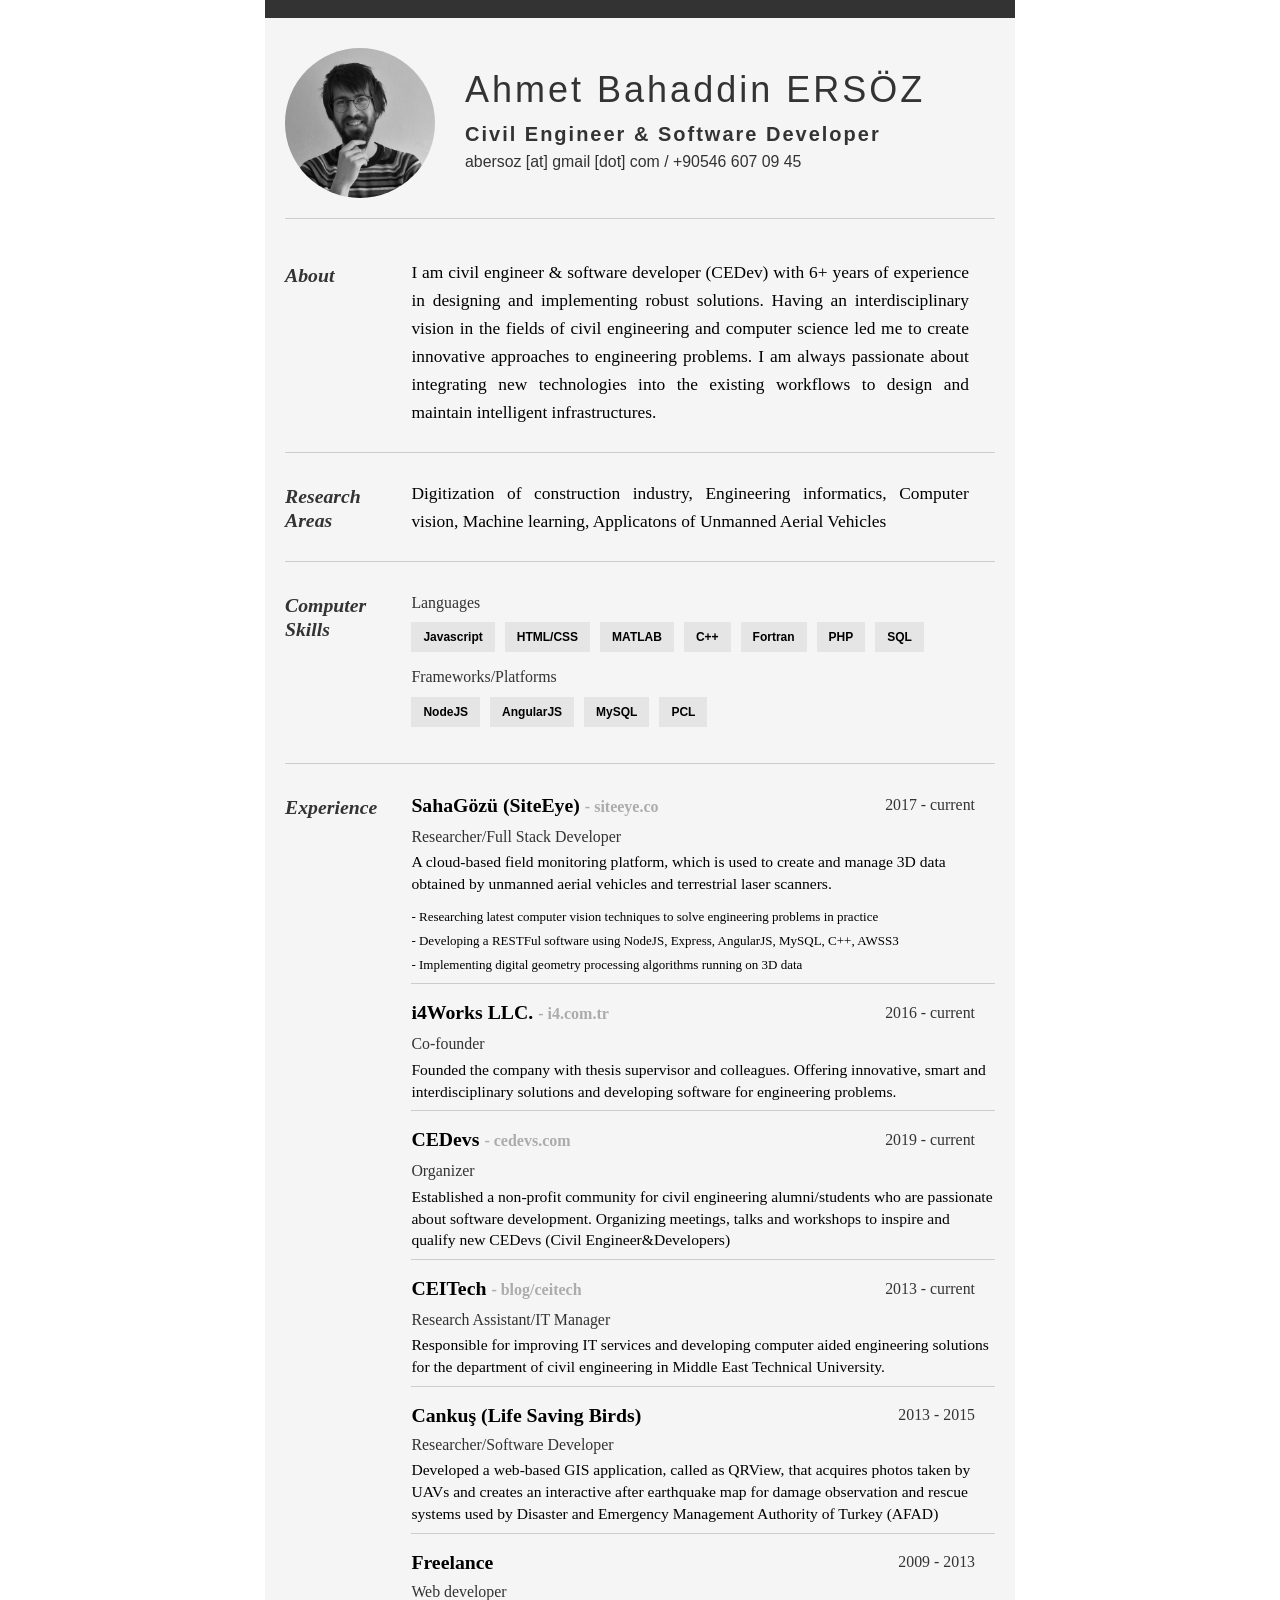
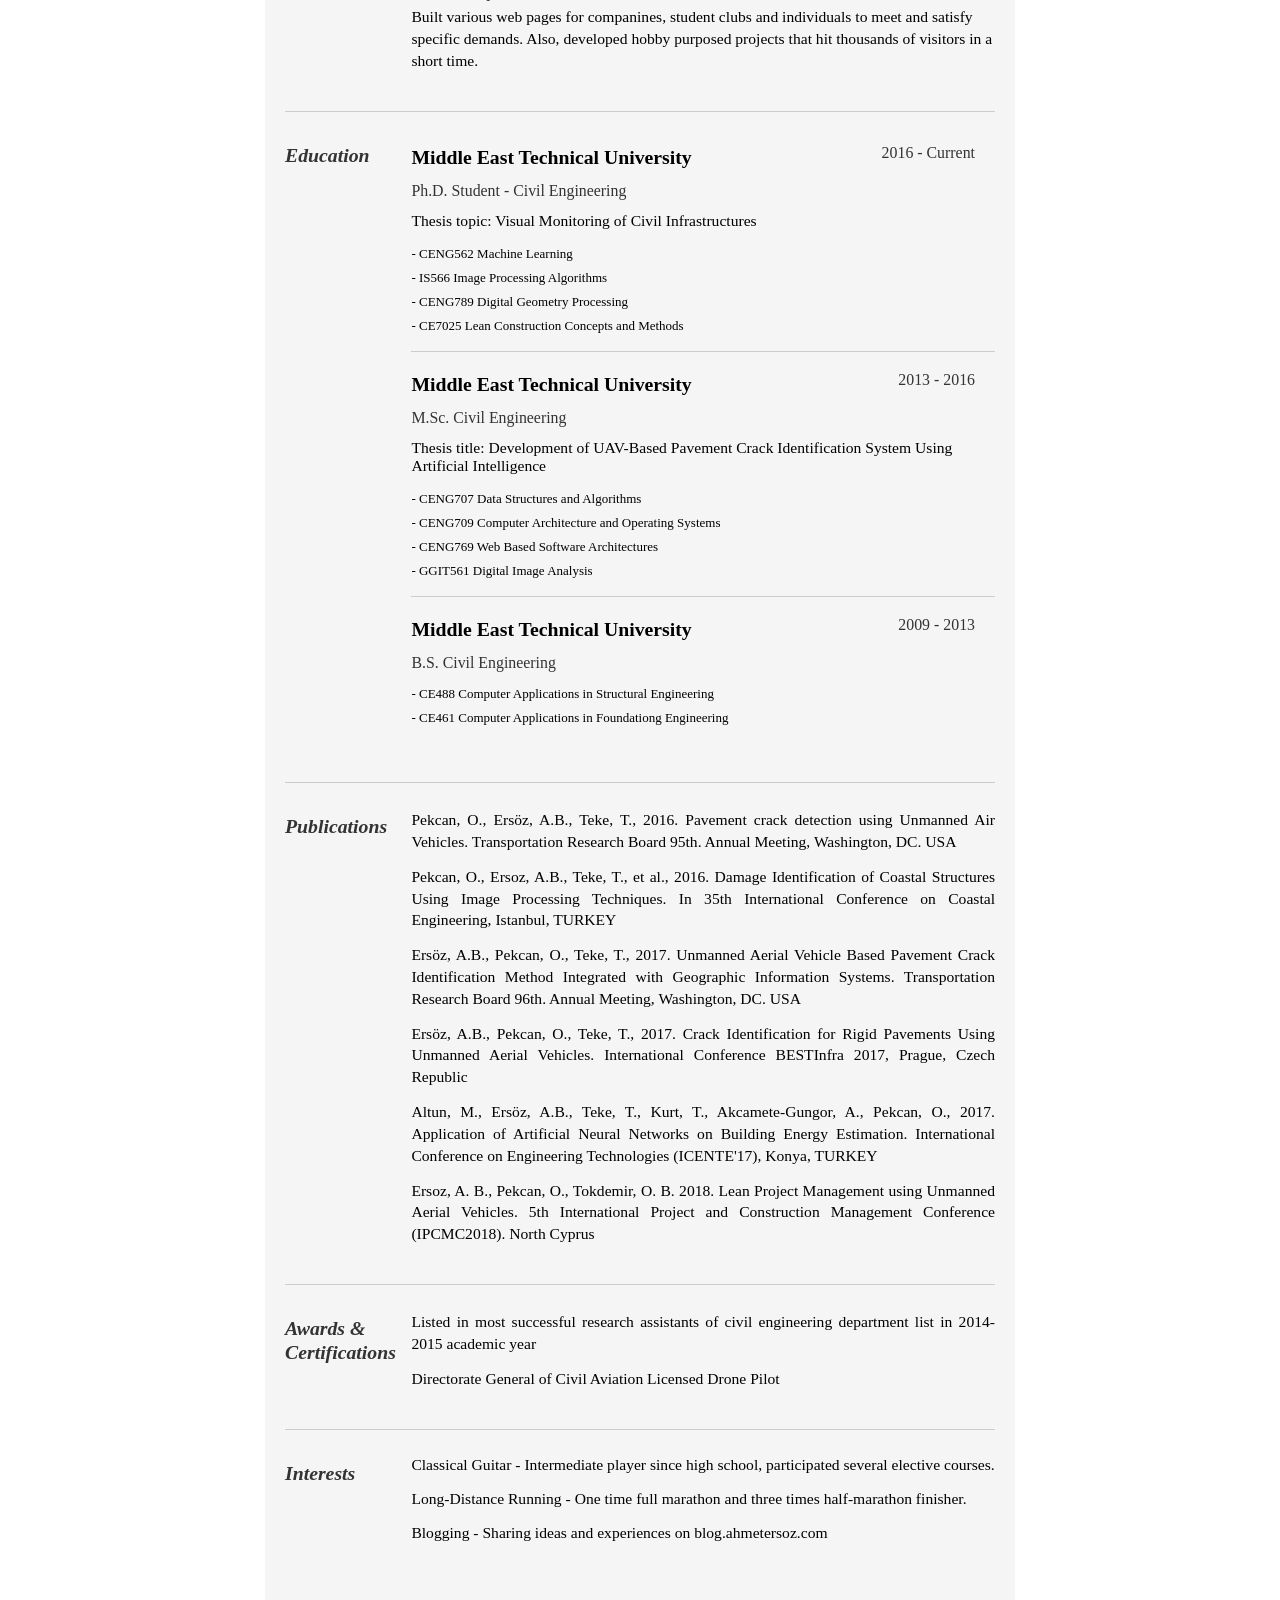
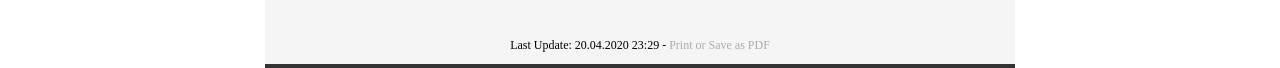
<file: cv/index.html>
<html xmlns="http://www.w3.org/1999/xhtml">
    <head><meta http-equiv="Content-Type" content="text/html; charset=UTF-8">
    <title>Ahmet Bahaddin Ersöz - Civil Engineer & Software Developer</title>
    <meta name="keywords" content="Ahmet Bahaddin Ersöz, Civil Engineer, Software, Web, Developer, CV, Resume">
    <meta name="description" content="Ahmet Bahaddin Ersöz, Civil Engineer, Software, Web, Developer, CV, Resume">
    <link rel="stylesheet" type="text/css" href="./file/reset-fonts-grids.css" media="all">
    <link rel="stylesheet" type="text/css" href="./file/resume.css" media="all">
    <link rel="stylesheet" type="text/css" href="./file/print.css" media="print">
    <script>
        (function(i,s,o,g,r,a,m){i['GoogleAnalyticsObject']=r;i[r]=i[r]||function(){
        (i[r].q=i[r].q||[]).push(arguments)},i[r].l=1*new Date();a=s.createElement(o),
        m=s.getElementsByTagName(o)[0];a.async=1;a.src=g;m.parentNode.insertBefore(a,m)
        })(window,document,'script','//www.google-analytics.com/analytics.js','ga');
        ga('create', 'UA-44828049-1', 'ahmetersoz.com');
        ga('send', 'pageview');
    </script>

</head>
<body>
    <div id="doc2" class="yui-t7">
        <div id="inner">
            <div id="hd">
                <div class="yui-gc">
                    <div class="yui-u" style="float:left;">
                        <div class="photo">
                            <img src="./file/ahmetersoz.jpg" alt="Ahmet Bahaddin Ersöz">
                        </div>
                    </div>                    
                    <div class="yui-u" style="padding-left: 30px; float:left;">
                        <h1>Ahmet Bahaddin ERSÖZ</h1>
                        <h2>Civil Engineer & Software Developer</h2>
                        <h3>abersoz [at] gmail [dot] com / +90546 607 09 45</h3>
                    </div>
                </div>
            </div>

            <div id="bd">
                <div id="yui-main">
                    <div class="yui-b">

                        <div class="yui-gf">
                            <div class="yui-u first">
                                <h2>About</h2>
                            </div>
                            <div class="yui-u">
                                <p class="enlarge justify-content">                     
                                    I am civil engineer & software developer (CEDev) with 6+ years of experience in designing and implementing robust solutions. Having an interdisciplinary vision in the fields of civil engineering and computer science led me to create innovative approaches to engineering problems. I am always passionate about integrating new technologies into the existing workflows to design and maintain intelligent infrastructures.                          
                                </p>
                            </div>
                        </div>

                        <div class="yui-gf">
                            <div class="yui-u first">
                                <h2>Research Areas</h2>
                            </div>
                            <div class="yui-u">
                                <p class="enlarge justify-content">
                                    Digitization of construction industry, Engineering informatics, Computer vision, Machine learning, Applicatons of Unmanned Aerial Vehicles
                                </p>
                            </div>
                        </div>

                        <div class="yui-gf">
                            <div class="yui-u first">
                                <h2>Computer Skills</h2>
                            </div>
                            <div class="yui-u">
                                <div class="programming">
                                    <h3>Languages</h3>
                                    <p><span>Javascript</span></p>
                                    <p><span>HTML/CSS</span></p>
                                    <p><span>MATLAB</span></p>
                                    <p><span>C++</span></p>
                                    <p><span>Fortran</span></p>
                                    <p><span>PHP</span></p>
                                    <p><span>SQL</span></p>

                                    <h3>Frameworks/Platforms</h3>
                                    <p><span>NodeJS</span></p>
                                    <p><span>AngularJS</span></p>
                                    <p><span>MySQL</span></p>
                                    <p><span>PCL</span></p>
                                </div>
                            </div>
                        </div>

                        <div class="yui-gf">
                            <div class="yui-u first">
                                <h2>Experience</h2>
                            </div>
                            <div class="yui-u">
                                <div class="common border-bottom">
                                    <h2>SahaGözü (SiteEye)<a class="link-badge" target="_blank" href="https://siteeye.co/">- siteeye.co</a></h2>
                                    <h3>Researcher/Full Stack Developer</h3>
                                    <h4><span>2017</span> - <span>current</span></h4>
                                    <p>A cloud-based field monitoring platform, which is used to create and manage 3D data obtained by unmanned aerial vehicles and terrestrial laser scanners.</p>
                                    <ul>
                                        <li>- Researching latest computer vision techniques to solve engineering problems in practice</li>
                                        <li>- Developing a RESTFul software using NodeJS, Express, AngularJS, MySQL, C++, AWSS3</li>
                                        <li>- Implementing digital geometry processing algorithms running on 3D data</li>
                                    </ul>
                                </div>

                                <div class="common border-bottom">
                                    <h2>i4Works LLC.<a class="link-badge" target="_blank" href="http://i4.com.tr/">- i4.com.tr</a></h2>
                                    <h3>Co-founder</h3>
                                    <h4><span>2016</span> - <span>current</span></h4>
                                    <p>Founded the company with thesis supervisor and colleagues. Offering innovative, smart and interdisciplinary solutions and developing software for engineering problems.</p>
                                </div>

                                <div class="common border-bottom">
                                    <h2>CEDevs<a class="link-badge" target="_blank" href="http://cedevs.com/">- cedevs.com</a></h2>
                                    <h3>Organizer</h3>
                                    <h4><span>2019</span> - <span>current</span></h4>
                                    <p>Established a non-profit community for civil engineering alumni/students who are passionate about software development. Organizing meetings, talks and workshops to inspire and qualify new CEDevs (Civil Engineer&Developers)</p>
                                </div>

                                <div class="common border-bottom">
                                    <h2>CEITech<a class="link-badge" target="_blank" href="https://blog.metu.edu.tr/ceitech/">- blog/ceitech</a></h2>
                                    <h3>Research Assistant/IT Manager</h3>
                                    <h4><span>2013</span> - <span>current</span></h4>
                                    <p>Responsible for improving IT services and developing computer aided
                                        engineering solutions for the department of civil engineering in Middle East Technical University.</p>
                                </div>

                                <div class="common border-bottom">
                                    <h2>Cankuş (Life Saving Birds)</h2>
                                    <h3>Researcher/Software Developer</h3>
                                    <h4><span>2013</span> - <span>2015</span></h4>
                                    <p>Developed a web-based GIS application, called as QRView, that acquires photos taken by UAVs and creates an interactive after earthquake map for damage observation and rescue systems used by Disaster and Emergency Management Authority of Turkey (AFAD)</p>
                                </div>

                                <div class="common border-bottom last">
                                    <h2>Freelance</h2>
                                    <h3>Web developer</h3>
                                    <h4><span>2009</span> - <span>2013</span></h4>
                                    <p>Built various web pages for companines, student clubs and individuals to meet and satisfy specific demands. Also, developed hobby purposed projects that hit thousands of visitors in a short time.</p>
                                </div>
                            </div>
                        </div>

                        <div class="yui-gf">
                            <div class="yui-u first">
                                <h2>Education</h2>
                            </div>
                            <div class="yui-u">
                                <div class="edu">
                                    <h2>Middle East Technical University</h2>
                                    <h3>Ph.D. Student - Civil Engineering</h3>
                                    <h4><span>2016</span> - <span>Current</span></h4>
                                    <p>Thesis topic: Visual Monitoring of Civil Infrastructures</p>
                                    <ul>
                                        <li>- CENG562 Machine Learning</li>
                                        <li>- IS566 Image Processing Algorithms</li>
                                        <li>- CENG789 Digital Geometry Processing</li>
                                        <li>- CE7025 Lean Construction Concepts and Methods</li>
                                    </ul>
                                </div>

                                <div class="edu">
                                    <h2>Middle East Technical University</h2>
                                    <h3>M.Sc. Civil Engineering</h3>
                                    <h4><span>2013</span> - <span>2016</span></h4>
                                    <p>Thesis title: Development of UAV-Based Pavement Crack Identification System Using Artificial Intelligence</p>
                                    <ul>
                                        <li>- CENG707 Data Structures and Algorithms</li>
                                        <li>- CENG709 Computer Architecture and Operating Systems</li>
                                        <li>- CENG769 Web Based Software Architectures</li>
                                        <li>- GGIT561 Digital Image Analysis</li>
                                    </ul>
                                </div>                                

                                <div class="edu last">
                                    <h2>Middle East Technical University</h2>
                                    <h3>B.S. Civil Engineering</h3>
                                    <h4><span>2009</span> - <span> 2013 </span></h4>
                                    <ul>
                                        <li>- CE488 Computer Applications in Structural Engineering</li>
                                        <li>- CE461 Computer Applications in Foundationg Engineering</li>
                                    </ul>
                                </div>
                            </div>
                        </div>

                        <div class="yui-gf">
                            <div class="yui-u first">
                                <h2>Publications</h2>
                            </div>
                            <div class="yui-u">
                                <div class="common justify-content">
                                    <p>Pekcan, O., Ersöz, A.B., Teke, T., 2016. Pavement crack detection using Unmanned Air Vehicles. Transportation Research Board 95th. Annual Meeting, Washington, DC. USA </p>
                                </div>
                                <div class="common justify-content">
                                    <p>Pekcan, O., Ersoz, A.B., Teke, T., et al., 2016. Damage Identification of Coastal Structures Using Image Processing Techniques. In 35th International Conference on Coastal Engineering, Istanbul, TURKEY</p>
                                </div>
                                <div class="common justify-content">
                                    <p>Ersöz, A.B., Pekcan, O., Teke, T., 2017. Unmanned Aerial Vehicle Based Pavement Crack Identification Method Integrated with Geographic Information Systems. Transportation Research Board 96th. Annual Meeting, Washington, DC. USA</p>
                                </div>
                                <div class="common justify-content">
                                    <p>Ersöz, A.B., Pekcan, O., Teke, T., 2017. Crack Identification for Rigid Pavements Using Unmanned Aerial Vehicles. International Conference BESTInfra 2017, Prague, Czech Republic</p>
                                </div>
                                <div class="common justify-content">
                                    <p>Altun, M., Ersöz, A.B., Teke, T., Kurt, T., Akcamete-Gungor, A., Pekcan, O., 2017. Application of Artificial Neural Networks on Building Energy Estimation. International Conference on Engineering Technologies (ICENTE'17), Konya, TURKEY</p>
                                </div>
                                <div class="common justify-content">
                                    <p>Ersoz, A. B., Pekcan, O., Tokdemir, O. B. 2018. Lean Project Management using Unmanned Aerial Vehicles. 5th International Project and Construction Management Conference (IPCMC2018). North Cyprus</p>
                                </div>

                            </div>
                        </div>
                        
                        <div class="yui-gf">
                            <div class="yui-u first">
                                <h2>Awards & Certifications</h2>
                            </div>
                            <div class="yui-u">
                                <div class="common justify-content">
                                    <p>Listed in most successful research assistants of civil engineering department list in 2014-2015 academic year</p>
                                </div>
                                <div class="common justify-content">
                                    <p>Directorate General of Civil Aviation Licensed Drone Pilot</p>
                                </div>
                            </div>
                        </div>
                     
                        <div class="yui-gf last">
                            <div class="yui-u first">
                                <h2>Interests</h2>
                            </div>
                            <div class="yui-u">
                                <p>Classical Guitar - Intermediate player since high school, participated several elective courses.</p>
                                <br>
                            </div>
                            <br>
                            <div class="yui-u">
                                <p>Long-Distance Running - One time full marathon and three times half-marathon finisher.</p>
                                <br>
                            </div>
                            <div class="yui-u">
                                <p>Blogging - Sharing ideas and experiences on <a style="color:black" target="_blank" href="http://blog.ahmetersoz.com/">blog.ahmetersoz.com</a></p>
                                <br>
                            </div>
                        </div>
                    </div>
                </div>
            </div>
            <p class="foot-note">Last Update: 20.04.2020 23:29 - <a href="#" onclick="window.print();return false;">Print or Save as PDF</a></p>
        </div>
    </div>
</body>
</html>
</file>
<file: cv/file/resume.css>
body { font-family: 'Times New Roman', Times, serif; }
a { text-decoration: none; color: #acacac; }
#inner { padding: 10px 20px; background: #f5f5f5; border: solid rgb(51, 51, 51); border-width: 18px 0 4px 0; }
.yui-gf { margin-bottom: 2em; padding-bottom: 2em; border-bottom: 1px solid #ccc; }
#hd { margin: 2.5em 0 3em 0; padding-bottom: 1.5em; border-bottom: 1px solid #ccc }
#hd h2 { letter-spacing: 2px; font-weight: bold; font-size: 26px; }
#bd, #ft { margin-bottom: 2em; }
#hd { font-family: 'Trebuchet MS', 'Lucida Sans Unicode', 'Lucida Grande', 'Lucida Sans', Arial, sans-serif; font-weight: bold; margin-top: 20px;}
#hd h1 { font-size: 36px; letter-spacing: 3px; margin-top: 20px;}
#hd h2 { font-size: 20px; margin-top: 10px;}
h2 { font-size: 152% }
h3, h4 { font-size: 122%; }
h1, h2, h3, h4 { color: #333; }
h3 { padding-top: 5px; }
p { font-size: 120%; line-height: 18px; padding-right: 0em; }
strong { font-weight: bold; }
li { line-height: 24px; display: list-item !important; }
p.enlarge { font-size: 134%; padding-right: 1.5em; line-height: 28px; }
.photo{float:right; padding-top:0; }
.photo img {width: 150px; border-radius: 50%; }
h2 { font-weight: bold; }
.first h2 { font-weight: bold; margin-top:5px; font-style: italic; }
.last { border-bottom: 0 }
.programming p {float: left; margin-right: 10px; font-size: 12px;}
.programming span { font-family: Verdana, Geneva, Tahoma, sans-serif;  font-weight: bold;  background-color:#e5e5e5; padding: 8px 12px; text-decoration: none; line-height:50px; }
.programming h3 { clear: left;}
a#pdf { display: block; float: left; background: #666; color: white; padding: 6px 50px 6px 12px; margin-bottom: 6px; text-decoration: none;  }
a#pdf:hover { background: #222; }
ul { margin-top: 10px; }
.common { position: relative; margin-bottom: 1em;}
.common h4 { position: absolute; top: 0.35em; right: 20px }
.common p { margin: 0em 0 0.5em 0; line-height: 1.4em; }
.common ul { margin-bottom: 0.5em; }
.common h2 { max-width: 450px; color: #000; line-height:30px; }
.common h3 { margin-bottom: 5px;}
.border-bottom { border-bottom: 1px solid #ccc; }
.edu { position: relative; margin-bottom: 1em; padding-bottom: 1em; border-bottom: 1px solid #ccc; }
.edu h4 { position: absolute; top: 0.35em; right: 20px }
.edu p { margin: 0.75em 0; }
.edu h2 { max-width: 450px; color: #000; padding: 4px 0px; line-height:30px; }
.last { border: none; }
.skills-list ul { margin: 0; }
.skills-list li { margin: 3px 0; padding: 3px 0; }
.skills-list li span { font-size: 152%; display: block; margin-bottom: -2px; padding: 0 }
.talent { width: 48%; float: left; padding-top: 15px; }
.talent h2 { margin-bottom: 1px; }
.pl20 {	padding-left:20px; }
.yui-gf .yui-u{width:82.2%;}
.inf{width:82.2%; font-size:10px;}
.yui-gf div.first{width:12.3%;}
.bor-r{	border-right:1px solid #998877;}
.justify-content { text-align: justify; }
.link-badge { margin-left: 5px; text-decoration: none; font-size: 16px; }
.foot-note { text-align: center; font-size: 12px; }
</file>
<file: cv/file/print.css>
a { color: #000; border:none; padding: 0;  padding-right: 10px; }
span{ color: #000; border:none; padding: 0; }
.bor-r{	border:none; padding-right: 10px}
</file>
